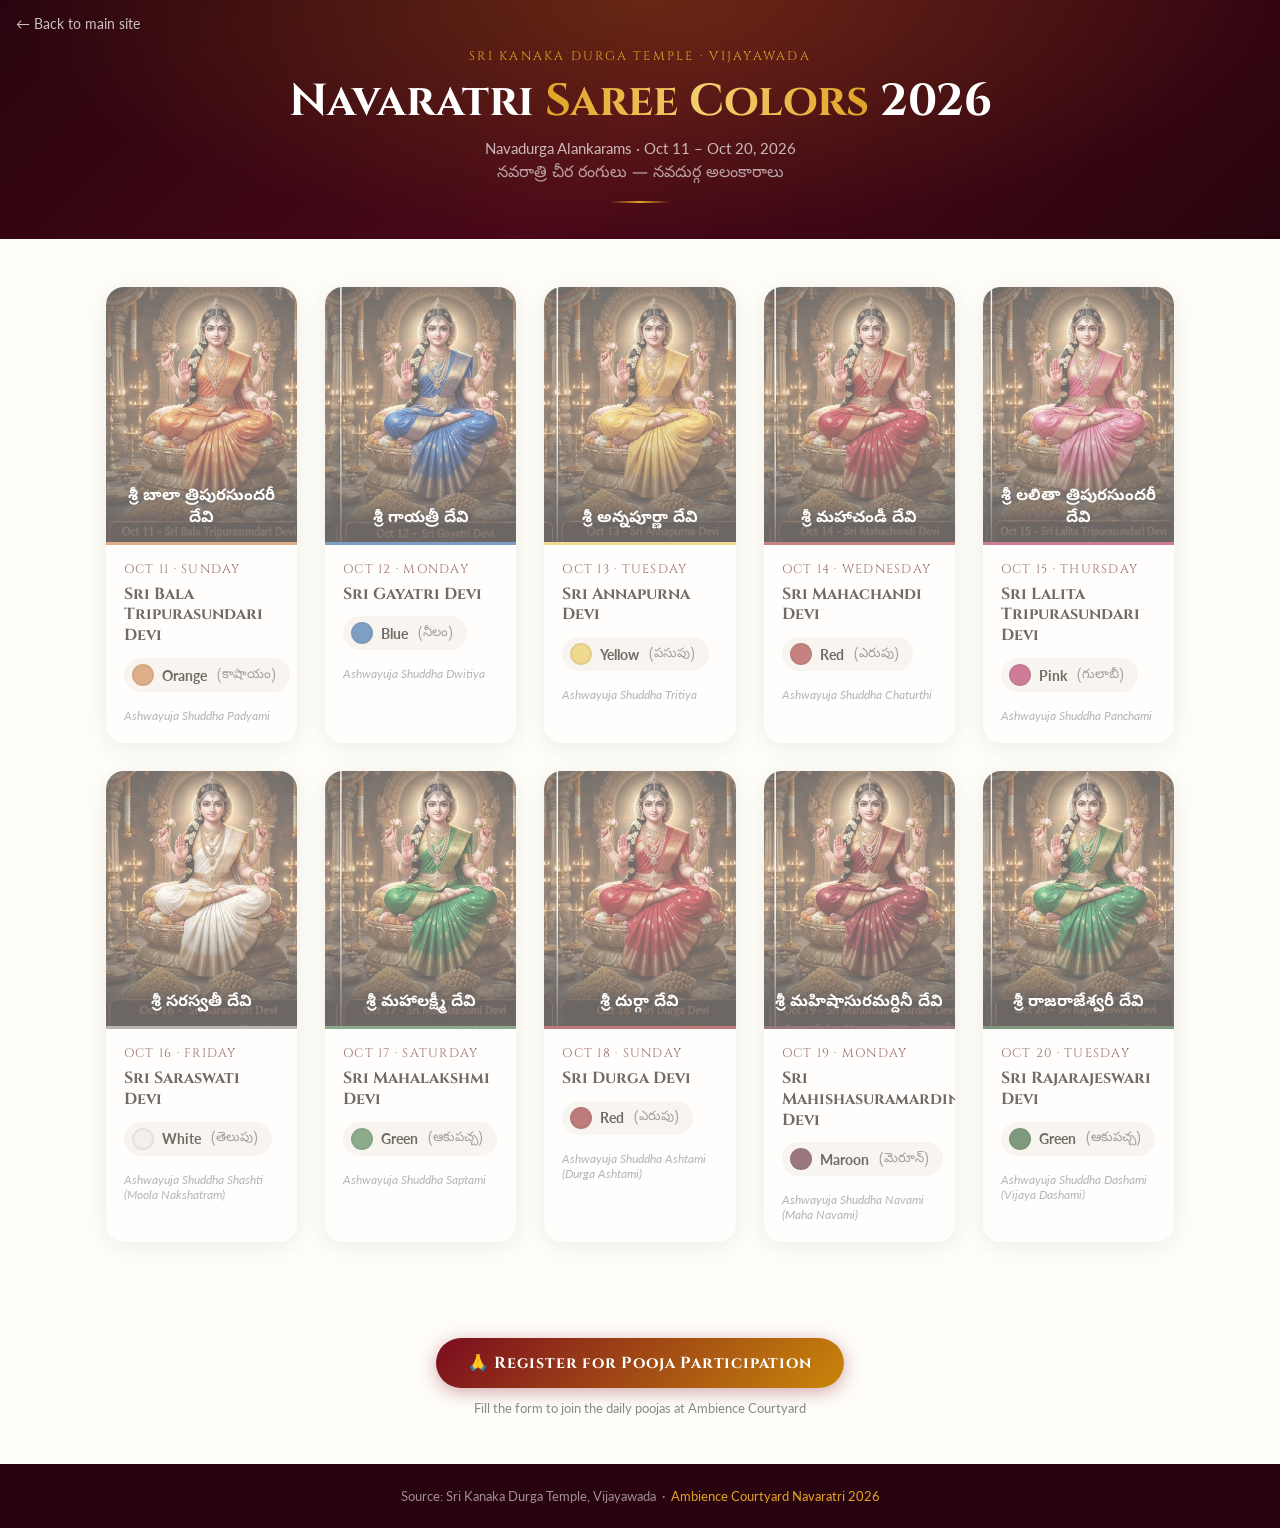
<file: saree-colors.html>
<!doctype html>
<html lang="en">
<head>
  <meta charset="UTF-8" />
  <meta name="viewport" content="width=device-width, initial-scale=1.0" />
  <title>Navaratri Saree Colors 2026 — Ambience Courtyard</title>
  <meta name="description" content="Navaratri 2026 saree colors day-wise — Sri Kanaka Durga Temple, Vijayawada. Oct 11–20." />
  <link rel="preconnect" href="https://fonts.googleapis.com" />
  <link rel="preconnect" href="https://fonts.gstatic.com" crossorigin />
  <link href="https://fonts.googleapis.com/css2?family=Cinzel:wght@400;700&family=Noto+Sans+Telugu:wght@400;700&family=Lato:wght@400;700&display=swap" rel="stylesheet" />
  <style>
    :root {
      --maroon: #7a0c1f;
      --gold: #c8860a;
      --gold-light: #e0a326;
      --cream: #fffdf8;
      --dark: #1a0a00;
    }
    *, *::before, *::after { box-sizing: border-box; margin: 0; padding: 0; }
    body {
      font-family: 'Lato', sans-serif;
      background: var(--cream);
      color: var(--dark);
      min-height: 100vh;
    }

    /* ── Header ── */
    .page-header {
      background: linear-gradient(135deg, #29040e 0%, #4a0818 50%, #29040e 100%);
      color: #fff;
      text-align: center;
      padding: 48px 16px 36px;
      position: relative;
      overflow: hidden;
    }
    .page-header::before {
      content: "";
      position: absolute;
      inset: 0;
      background: radial-gradient(ellipse at 50% 0%, rgba(200,134,10,.25) 0%, transparent 70%);
    }
    .page-header .back-link {
      position: absolute;
      top: 16px;
      left: 16px;
      color: rgba(255,255,255,.75);
      text-decoration: none;
      font-size: .85rem;
      display: flex;
      align-items: center;
      gap: 6px;
      transition: color .2s;
    }
    .page-header .back-link:hover { color: var(--gold-light); }
    .page-header .eyebrow {
      font-family: 'Cinzel', serif;
      font-size: .78rem;
      letter-spacing: .18em;
      color: var(--gold-light);
      text-transform: uppercase;
      margin-bottom: 10px;
      position: relative;
    }
    .page-header h1 {
      font-family: 'Cinzel', serif;
      font-size: clamp(1.5rem, 5vw, 2.8rem);
      font-weight: 700;
      line-height: 1.2;
      position: relative;
    }
    .page-header h1 .grad {
      background: linear-gradient(90deg, #e0a326, #f5d070, #e0a326);
      -webkit-background-clip: text;
      -webkit-text-fill-color: transparent;
      background-clip: text;
    }
    .page-header .sub {
      margin-top: 10px;
      font-size: .95rem;
      color: rgba(255,255,255,.7);
      position: relative;
    }
    .page-header .telugu-sub {
      font-family: 'Noto Sans Telugu', sans-serif;
      font-size: 1rem;
      color: rgba(255,255,255,.6);
      margin-top: 6px;
      position: relative;
    }
    .divider {
      width: 60px;
      height: 2px;
      background: linear-gradient(90deg, transparent, var(--gold-light), transparent);
      margin: 16px auto 0;
      position: relative;
    }

    /* ── Grid ── */
    .container { max-width: 1100px; margin: 0 auto; padding: 0 16px; }
    .grid {
      display: grid;
      grid-template-columns: repeat(auto-fill, minmax(280px, 1fr));
      gap: 28px;
      padding: 48px 0 64px;
    }

    /* ── Card ── */
    .card {
      border-radius: 18px;
      overflow: hidden;
      box-shadow: 0 4px 24px rgba(0,0,0,.12);
      background: #fff;
      transition: transform .25s, box-shadow .25s;
      position: relative;
    }
    .card:hover {
      transform: translateY(-6px);
      box-shadow: 0 12px 40px rgba(0,0,0,.18);
    }

    /* Today highlight */
    .card.today {
      box-shadow: 0 0 0 3px var(--gold-light), 0 8px 32px rgba(200,134,10,.3);
    }
    .card.today::after {
      content: "✨ Today";
      position: absolute;
      top: 12px;
      right: 12px;
      background: var(--gold-light);
      color: #fff;
      font-size: .7rem;
      font-weight: 700;
      letter-spacing: .08em;
      padding: 3px 10px;
      border-radius: 20px;
      text-transform: uppercase;
      z-index: 10;
    }

    /* Past day dim */
    .card.past { opacity: .6; filter: grayscale(30%); }

    .card-img-wrap {
      position: relative;
      width: 100%;
      aspect-ratio: 3/4;
      overflow: hidden;
    }
    .card-img-wrap img {
      width: 100%;
      height: 100%;
      object-fit: cover;
      object-position: top center;
      display: block;
    }
    /* Bottom gradient for text legibility */
    .card-img-wrap::after {
      content: "";
      position: absolute;
      bottom: 0;
      left: 0;
      right: 0;
      height: 45%;
      background: linear-gradient(to top, rgba(15,3,0,.85) 0%, transparent 100%);
      pointer-events: none;
    }

    /* Devi name overlay on image */
    .card-devi-name {
      position: absolute;
      bottom: 12px;
      left: 0;
      right: 0;
      text-align: center;
      font-family: 'Noto Sans Telugu', sans-serif;
      font-size: 1rem;
      font-weight: 700;
      color: #fff;
      text-shadow: 0 1px 6px rgba(0,0,0,.8);
      padding: 0 10px;
      z-index: 2;
    }

    /* Card body */
    .card-body {
      padding: 16px 18px 20px;
      border-top: 3px solid var(--card-accent, #c8860a);
    }
    .card-date {
      font-family: 'Cinzel', serif;
      font-size: .78rem;
      letter-spacing: .1em;
      color: var(--maroon);
      text-transform: uppercase;
      margin-bottom: 6px;
    }
    .card-title {
      font-family: 'Cinzel', serif;
      font-size: 1rem;
      font-weight: 700;
      color: var(--dark);
      line-height: 1.3;
      margin-bottom: 12px;
    }
    .color-badge {
      display: inline-flex;
      align-items: center;
      gap: 8px;
      background: #f5f0e8;
      border-radius: 30px;
      padding: 6px 14px 6px 8px;
      margin-bottom: 10px;
    }
    .color-dot {
      width: 22px;
      height: 22px;
      border-radius: 50%;
      border: 2px solid rgba(0,0,0,.1);
      flex-shrink: 0;
    }
    .color-name {
      font-weight: 700;
      font-size: .9rem;
      color: var(--dark);
    }
    .color-telugu {
      font-family: 'Noto Sans Telugu', sans-serif;
      font-size: .82rem;
      color: #666;
      margin-left: 2px;
    }
    .tithi {
      font-size: .78rem;
      color: #888;
      margin-top: 6px;
      font-style: italic;
    }

    /* ── Color map ── */
    /* each card gets --card-accent from JS */

    /* ── Footer ── */
    .page-footer {
      background: #29040e;
      color: rgba(255,255,255,.55);
      text-align: center;
      padding: 24px 16px;
      font-size: .8rem;
    }
    .page-footer a { color: var(--gold-light); text-decoration: none; }

    @media (min-width: 600px) {
      .grid { grid-template-columns: repeat(2, 1fr); }
    }
    @media (min-width: 900px) {
      .grid { grid-template-columns: repeat(3, 1fr); }
    }
    @media (min-width: 1100px) {
      .grid { grid-template-columns: repeat(5, 1fr); }
    }
  </style>
</head>
<body>

<header class="page-header">
  <a class="back-link" href="index.html">← Back to main site</a>
  <p class="eyebrow">Sri Kanaka Durga Temple · Vijayawada</p>
  <h1>Navaratri <span class="grad">Saree Colors</span> 2026</h1>
  <p class="sub">Navadurga Alankarams · Oct 11 – Oct 20, 2026</p>
  <p class="telugu-sub">నవరాత్రి చీర రంగులు — నవదుర్గ అలంకారాలు</p>
  <div class="divider"></div>
</header>

<main class="container">
  <div class="grid" id="cardsGrid"></div>
  <div style="text-align:center;padding:32px 16px 48px;max-width:600px;margin:0 auto;">
    <a href="https://docs.google.com/forms/d/e/1FAIpQLScAyO8DcyaAWISD2eQgrsfp5vYSA8Vndvnb1b7V7n6_2vDXGQ/viewform"
       target="_blank" rel="noopener"
       style="display:inline-block;background:linear-gradient(135deg,#7a0c1f,#c8860a);color:#fff;font-family:'Cinzel',serif;font-size:1rem;font-weight:700;padding:14px 32px;border-radius:40px;text-decoration:none;letter-spacing:.05em;box-shadow:0 4px 18px rgba(122,12,31,.35);">
      🙏 Register for Pooja Participation
    </a>
    <p style="margin-top:12px;font-size:.82rem;color:#888;font-family:'Lato',sans-serif;">Fill the form to join the daily poojas at Ambience Courtyard</p>
  </div>
</main>

<footer class="page-footer">
  <p>Source: Sri Kanaka Durga Temple, Vijayawada &nbsp;·&nbsp; <a href="index.html">Ambience Courtyard Navaratri 2026</a></p>
</footer>

<script>
const DAYS = [
  {
    date: "Oct 11", day: "Sunday", tithi: "Ashwayuja Shuddha Padyami",
    devi: "Sri Bala Tripurasundari Devi",
    deviTe: "శ్రీ బాలా త్రిపురసుందరీ దేవి",
    color: "#E87722", colorName: "Orange", colorTe: "కాషాయం"
  },
  {
    date: "Oct 12", day: "Monday", tithi: "Ashwayuja Shuddha Dwitiya",
    devi: "Sri Gayatri Devi",
    deviTe: "శ్రీ గాయత్రీ దేవి",
    color: "#1565C0", colorName: "Blue", colorTe: "నీలం"
  },
  {
    date: "Oct 13", day: "Tuesday", tithi: "Ashwayuja Shuddha Tritiya",
    devi: "Sri Annapurna Devi",
    deviTe: "శ్రీ అన్నపూర్ణా దేవి",
    color: "#F5C518", colorName: "Yellow", colorTe: "పసుపు"
  },
  {
    date: "Oct 14", day: "Wednesday", tithi: "Ashwayuja Shuddha Chaturthi",
    devi: "Sri Mahachandi Devi",
    deviTe: "శ్రీ మహాచండీ దేవి",
    color: "#C62828", colorName: "Red", colorTe: "ఎరుపు"
  },
  {
    date: "Oct 15", day: "Thursday", tithi: "Ashwayuja Shuddha Panchami",
    devi: "Sri Lalita Tripurasundari Devi",
    deviTe: "శ్రీ లలితా త్రిపురసుందరీ దేవి",
    color: "#D81B60", colorName: "Pink", colorTe: "గులాబీ"
  },
  {
    date: "Oct 16", day: "Friday", tithi: "Ashwayuja Shuddha Shashti (Moola Nakshatram)",
    devi: "Sri Saraswati Devi",
    deviTe: "శ్రీ సరస్వతీ దేవి",
    color: "#E8E8E8", colorName: "White", colorTe: "తెలుపు"
  },
  {
    date: "Oct 17", day: "Saturday", tithi: "Ashwayuja Shuddha Saptami",
    devi: "Sri Mahalakshmi Devi",
    deviTe: "శ్రీ మహాలక్ష్మీ దేవి",
    color: "#2E7D32", colorName: "Green", colorTe: "ఆకుపచ్చ"
  },
  {
    date: "Oct 18", day: "Sunday", tithi: "Ashwayuja Shuddha Ashtami (Durga Ashtami)",
    devi: "Sri Durga Devi",
    deviTe: "శ్రీ దుర్గా దేవి",
    color: "#B71C1C", colorName: "Red", colorTe: "ఎరుపు"
  },
  {
    date: "Oct 19", day: "Monday", tithi: "Ashwayuja Shuddha Navami (Maha Navami)",
    devi: "Sri Mahishasuramardini Devi",
    deviTe: "శ్రీ మహిషాసురమర్దినీ దేవి",
    color: "#6D1B35", colorName: "Maroon", colorTe: "మెరూన్"
  },
  {
    date: "Oct 20", day: "Tuesday", tithi: "Ashwayuja Shuddha Dashami (Vijaya Dashami)",
    devi: "Sri Rajarajeswari Devi",
    deviTe: "శ్రీ రాజరాజేశ్వరీ దేవి",
    color: "#1B5E20", colorName: "Green", colorTe: "ఆకుపచ్చ"
  }
];

// Detect today
const today = new Date();
const todayStr = today.toLocaleDateString('en-US', { month: 'short', day: 'numeric' }); // "Oct 18"

const grid = document.getElementById('cardsGrid');

DAYS.forEach((d, i) => {
  const isToday = d.date === todayStr;
  // Oct 11 = index 0; today = index based on diff from Oct 11
  const festStart = new Date('2026-10-11');
  const cardDate = new Date('2026-10-' + (10 + i + 1));
  const isPast = today > cardDate && !isToday;

  const card = document.createElement('div');
  card.className = 'card' + (isToday ? ' today' : '') + (isPast ? ' past' : '');
  card.style.setProperty('--card-accent', d.color);

  // White overlay has dark accent
  const accentColor = d.color === '#E8E8E8' ? '#888' : d.color;
  card.style.setProperty('--card-accent', accentColor);

  card.innerHTML = `
    <div class="card-img-wrap">
      <img src="assets/img/saree-day${i+1}.jpg" alt="${d.devi}" loading="lazy" />
      <div class="card-devi-name">${d.deviTe}</div>
    </div>
    <div class="card-body" style="border-top-color:${accentColor}">
      <div class="card-date">${d.date} · ${d.day}</div>
      <div class="card-title">${d.devi}</div>
      <div class="color-badge">
        <span class="color-dot" style="background:${d.color};"></span>
        <span class="color-name">${d.colorName}</span>
        <span class="color-telugu">(${d.colorTe})</span>
      </div>
      <div class="tithi">${d.tithi}</div>
    </div>
  `;
  grid.appendChild(card);
});
</script>
</body>
</html>
</file>
